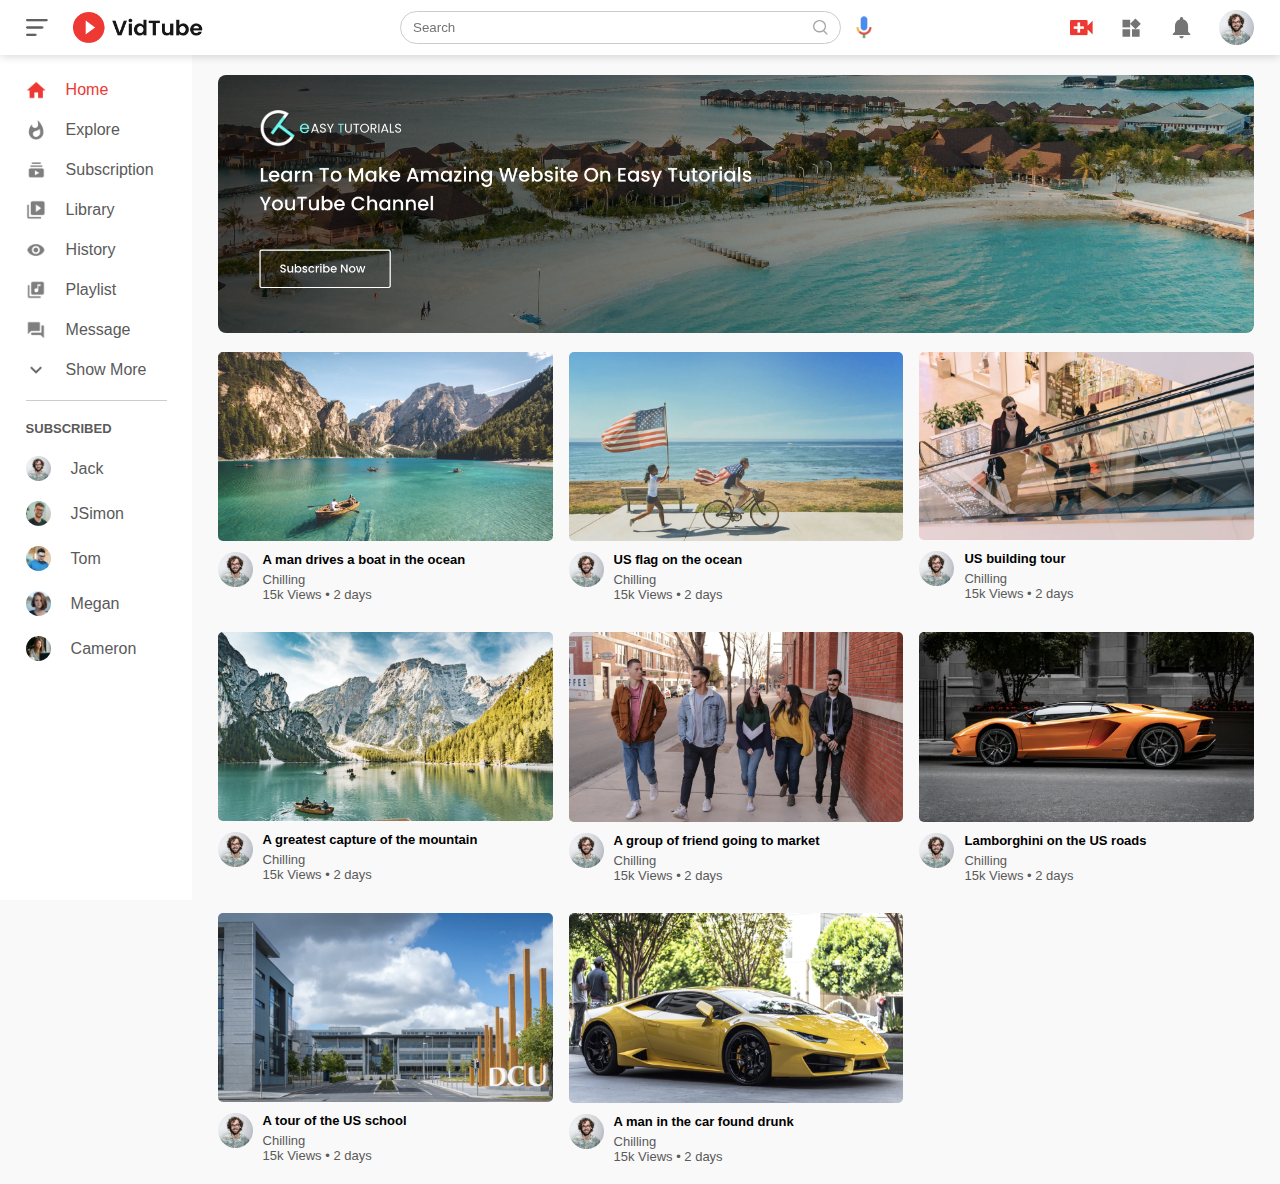
<file: index.html>
<!DOCTYPE html>
<html lang="en">
<head>
    <meta charset="UTF-8">
    <meta name="viewport" content="width=device-width, initial-scale=1.0">
    <title>YouTube</title>
    <link rel="stylesheet" href="styles.css">
</head>
<body>
    
    <nav class="flex-div">
        <div class="nav-left flex-div">
            <img src="images/menu.png" class="menu-icon">
            <img src="images/logo.png" class="logo">
        </div>
        <div class="nav-middle flex-div">
            <div class="search-box flex-div">
                <input type="text" placeholder="Search">
                <img src="images/search.png">
            </div>
            <img src="images/voice-search.png" class="mic-icon">
        </div>
        <div class="nav-right flex-div">
            <img src="images/upload.png">
            <img src="images/more.png">
            <img src="images/notification.png">
            <img src="images/Jack.png" class="user-icon">
        </div>
    </nav>
    <!--------sidebar--------->
    <div class="sidebar">
        <div class="shortcut-links">
            <a href=""><img src="images/home.png"><p>Home</p></a>
            <a href=""><img src="images/explore.png"><p>Explore</p></a>
            <a href=""><img src="images/subscriprion.png"><p>Subscription</p></a>
            <a href=""><img src="images/library.png"><p>Library</p></a>
            <a href=""><img src="images/history.png"><p>History</p></a>
            <a href=""><img src="images/playlist.png"><p>Playlist</p></a>
            <a href=""><img src="images/messages.png"><p>Message</p></a>
            <a href=""><img src="images/show-more.png"><p>Show More</p></a>
            <hr>
        </div>
        <div class="subscribed-list">
            <h3>SUBSCRIBED</h3>
            <a href=""><img src="images/Jack.png"><p>Jack</p></a>
            <a href=""><img src="images/simon.png"><p>JSimon</p></a>
            <a href=""><img src="images/tom.png"><p>Tom</p></a>
            <a href=""><img src="images/megan.png"><p>Megan</p></a>
            <a href=""><img src="images/cameron.png"><p>Cameron</p></a>
        </div>
    </div>
<!---------main--------->

    <div class="container">
        <div class="banner">
            <img src="images/banner.png">
        </div>
        <div class="list-container">
            <div class="vid-list">
                <a href="play-video.html"><img src="images/thumbnail1.png" class="thumbnail"></a>
                <div class="flex-div">
                    <img src="images/Jack.png">
                    <div class="vid-info">
                        <a href="play-video.html">A man drives a boat in the ocean</a>
                        <p>Chilling</p>
                        <p>15k Views &bull; 2 days</p>
                    </div>
                </div>
            </div>
            <div class="vid-list">
                <a href=""><img src="images/thumbnail2.png" class="thumbnail"></a>
                <div class="flex-div">
                    <img src="images/Jack.png">
                    <div class="vid-info">
                        <a href="">US flag on the ocean</a>
                        <p>Chilling</p>
                        <p>15k Views &bull; 2 days</p>
                    </div>
                </div>
            </div>
            <div class="vid-list">
                <a href=""><img src="images/thumbnail3.png" class="thumbnail"></a>
                <div class="flex-div">
                    <img src="images/Jack.png">
                    <div class="vid-info">
                        <a href="">US building tour</a>
                        <p>Chilling</p>
                        <p>15k Views &bull; 2 days</p>
                    </div>
                </div>
            </div>
            <div class="vid-list">
                <a href=""><img src="images/thumbnail4.png" class="thumbnail"></a>
                <div class="flex-div">
                    <img src="images/Jack.png">
                    <div class="vid-info">
                        <a href="">A greatest capture of the mountain</a>
                        <p>Chilling</p>
                        <p>15k Views &bull; 2 days</p>
                    </div>
                </div>
            </div>
            <div class="vid-list">
                <a href=""><img src="images/thumbnail5.png" class="thumbnail"></a>
                <div class="flex-div">
                    <img src="images/Jack.png">
                    <div class="vid-info">
                        <a href="">A group of friend going to market</a>
                        <p>Chilling</p>
                        <p>15k Views &bull; 2 days</p>
                    </div>
                </div>
            </div>
            <div class="vid-list">
                <a href=""><img src="images/thumbnail6.png" class="thumbnail"></a>
                <div class="flex-div">
                    <img src="images/Jack.png">
                    <div class="vid-info">
                        <a href="">Lamborghini on the US roads</a>
                        <p>Chilling</p>
                        <p>15k Views &bull; 2 days</p>
                    </div>
                </div>
            </div>
            <div class="vid-list">
                <a href=""><img src="images/thumbnail7.png" class="thumbnail"></a>
                <div class="flex-div">
                    <img src="images/Jack.png">
                    <div class="vid-info">
                        <a href="">A tour of the US school</a>
                        <p>Chilling</p>
                        <p>15k Views &bull; 2 days</p>
                    </div>
                </div>
            </div>
            <div class="vid-list">
                <a href=""><img src="images/thumbnail8.png" class="thumbnail"></a>
                <div class="flex-div">
                    <img src="images/Jack.png">
                    <div class="vid-info">
                        <a href="">A man in the car found drunk</a>
                        <p>Chilling</p>
                        <p>15k Views &bull; 2 days</p>
                    </div>
                </div>
            </div>
        </div>
    </div>

<script src="script.js"></script>
</body>
</html>
</file>
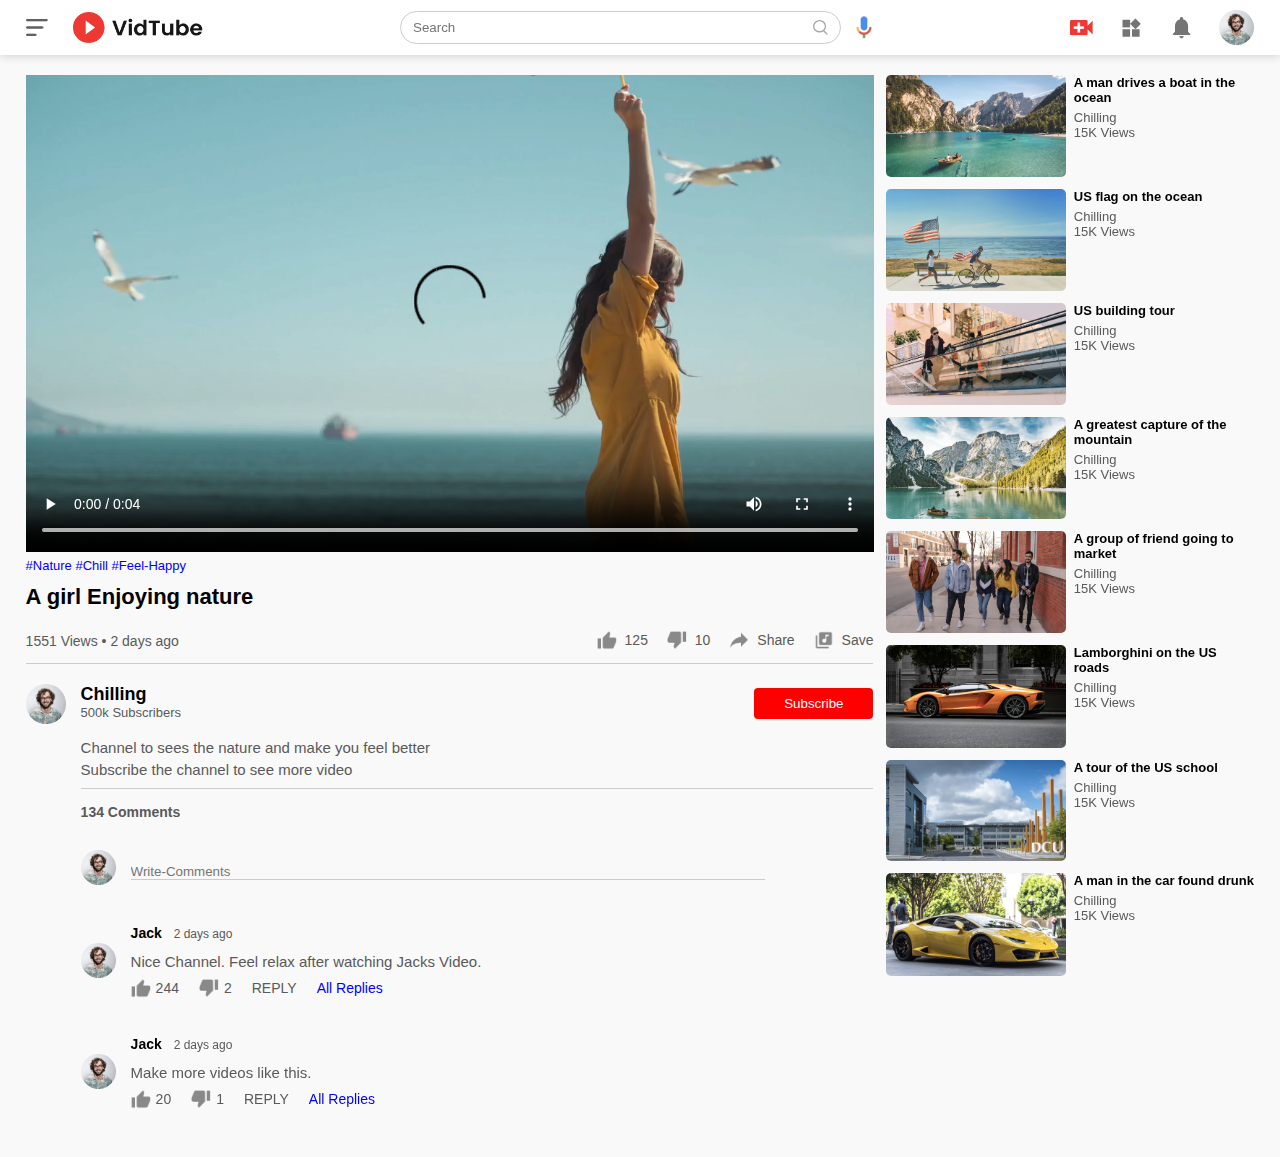
<file: play-video.html>
<!DOCTYPE html>
<html lang="en">
<head>
    <meta charset="UTF-8">
    <meta name="viewport" content="width=device-width, initial-scale=1.0">
    <title>Play Video</title>
    <link rel="stylesheet" href="styles.css">
</head>
<body>
    
    <nav class="flex-div">
        <div class="nav-left flex-div">
            <img src="images/menu.png" class="menu-icon">
            <img src="images/logo.png" class="logo">
        </div>
        <div class="nav-middle flex-div">
            <div class="search-box flex-div">
                <input type="text" placeholder="Search">
                <img src="images/search.png">
            </div>
            <img src="images/voice-search.png" class="mic-icon">
        </div>
        <div class="nav-right flex-div">
            <img src="images/upload.png">
            <img src="images/more.png">
            <img src="images/notification.png">
            <img src="images/Jack.png" class="user-icon">
        </div>
    </nav>
    
    <div class="container play-container">
        <div class="row">
            <div class="play-video">
                <video controls autoplay>
                    <source src="images/video.mp4" type="video/mp4">
                </video>
                <div class="tags">
                    <a href="">#Nature </a><a href="">#Chill </a><a href="">#Feel-Happy </a>
                </div>

                <h3>A girl Enjoying nature</h3>
                <div class="play-video-info">
                    <p>1551 Views &bull; 2 days ago</p>
                    <div>
                        <a href=""><img src="images/like.png">125</a>
                        <a href=""><img src="images/dislike.png">10</a>
                        <a href=""><img src="images/share.png">Share</a>
                        <a href=""><img src="images/save.png">Save</a>
                    </div>

                </div>
                <hr>

                <div class="publisher">
                    <img src="images/Jack.png">
                    <div>

                        <p>Chilling</p>
                        <span>500k Subscribers</span>
                    </div>

                    <button type="button">Subscribe</button>
                </div>

                <div class="vid-description">
                    <p>Channel  to sees the nature and make you feel better</p>
                    <p>Subscribe the channel to see more video</p>
                    <hr>
                    <h4>134 Comments</h4>
                    <div class="add-comment">
                        <img src="images/Jack.png">
                        <input type="text" placeholder="Write-Comments">
                    </div>
                    
                    <div class="old-comment">
                        <img src="images/Jack.png">
                        <div>
                            <h3>Jack <span>2 days ago</span></h3>
                            <p>Nice Channel. Feel relax after watching Jacks Video.</p>
                            <div class="comment-action">
                                <img src="images/like.png">
                                <span>244</span>
                                <img src="images/dislike.png">
                                <span>2</span>
                                <span>REPLY</span>
                                <a href="">All Replies</a>
                            </div>
                        </div>
                    </div>

                    <div class="old-comment">
                        <img src="images/Jack.png">
                        <div>
                            <h3>Jack <span>2 days ago</span></h3>
                            <p>Make more videos like this.</p>
                            <div class="comment-action">
                                <img src="images/like.png">
                                <span>20</span>
                                <img src="images/dislike.png">
                                <span>1</span>
                                <span>REPLY</span>
                                <a href="">All Replies</a>
                            </div>
                        </div>
                    </div>
                    

                </div>

            </div>
            
            <div class="right-sidebar">
                <div class="side-video-list">
                    <a href="" class="small-thumbnail"><img src="images/thumbnail1.png"></a>
                    <div class="vid-info">
                        <a href="">A man drives a boat in the ocean</a>
                        <p>Chilling</p>
                        <p>15K Views </p>
                    </div>
                </div>
                <div class="side-video-list">
                    <a href="" class="small-thumbnail"><img src="images/thumbnail2.png"></a>
                    <div class="vid-info">
                        <a href="">US flag on the ocean</a>
                        <p>Chilling</p>
                        <p>15K Views </p>
                    </div>
                </div>
                <div class="side-video-list">
                    <a href="" class="small-thumbnail"><img src="images/thumbnail3.png"></a>
                    <div class="vid-info">
                        <a href="">US building tour</a>
                        <p>Chilling</p>
                        <p>15K Views </p>
                    </div>
                </div>
                <div class="side-video-list">
                    <a href="" class="small-thumbnail"><img src="images/thumbnail4.png"></a>
                    <div class="vid-info">
                        <a href="">A greatest capture of the mountain</a>
                        <p>Chilling</p>
                        <p>15K Views </p>
                    </div>
                </div>
                <div class="side-video-list">
                    <a href="" class="small-thumbnail"><img src="images/thumbnail5.png"></a>
                    <div class="vid-info">
                        <a href="">A group of friend going to market</a>
                        <p>Chilling</p>
                        <p>15K Views </p>
                    </div>
                </div>
                <div class="side-video-list">
                    <a href="" class="small-thumbnail"><img src="images/thumbnail6.png"></a>
                    <div class="vid-info">
                        <a href="">Lamborghini on the US roads</a>
                        <p>Chilling</p>
                        <p>15K Views </p>
                    </div>
                </div>
                <div class="side-video-list">
                    <a href="" class="small-thumbnail"><img src="images/thumbnail7.png"></a>
                    <div class="vid-info">
                        <a href="">A tour of the US school</a>
                        <p>Chilling</p>
                        <p>15K Views </p>
                    </div>
                </div>
                <div class="side-video-list">
                    <a href="" class="small-thumbnail"><img src="images/thumbnail8.png"></a>
                    <div class="vid-info">
                        <a href="">A man in the car found drunk</a>
                        <p>Chilling</p>
                        <p>15K Views </p>
                    </div>
                </div>
            </div>
        </div>
    </div>
    
</body>
</html>
</file>
<file: styles.css>
* {
    margin: 0%;
    padding: 0%;
    font-family: Arial, Helvetica, sans-serif;
    box-sizing: border-box;
}
a {
    text-decoration: none;
    color: #5a5a5a;
}
img {
    cursor: pointer;
}
.flex-div {
    display: flex;
    align-items: center;
}
nav {
    padding: 10px 2%;
    justify-content: space-between;
    box-shadow: 0 0 10px rgba(0, 0, 0, 0.2);
    background: #fff;
    position: sticky;
    top: 0;
    z-index: 10;
}
.nav-right img {
    width: 25px;
    margin-right: 25px;
}
.nav-right .user-icon {
    width: 35px;
    border-radius: 50%;
    margin-right: 0;
}
.nav-left .menu-icon {
    width: 22px;
    margin-right: 25px;
}
.nav-left .logo {
    width: 130px;
}
.nav-middle .mic-icon {
    width: 16px;;
}
.nav-middle .search-box {
    border: 1px solid #ccc;
    margin-right: 15px;
    padding: 8px 12px;
    border-radius: 25px;
}
.nav-middle .search-box input {
    width: 400px;
    border: 0;
    outline: 0;
    background: transparent;
}
.nav-middle .search-box img {
    width: 15px;
}
/*<!-----side-bar----->*/
.sidebar {
    background: #fff;
    width: 15%;
    height: 100vh;
    position: fixed;
    top: 0;
    padding-left: 2%;
    padding-top: 80px;
}
.shortcut-links a img {
    width: 20px;
    margin-right: 20px;
}
.shortcut-links a {
    display: flex;
    align-items: center;
    margin-bottom: 20px;
    width: fit-content;
    flex-wrap: wrap;
}
.shortcut-links a:first-child {
    color: #ed3833;
}
.sidebar hr {
    border: 0;
    height: 1px;
    background: #ccc;
    width: 85%;
}
.subscribed-list h3 {
    font-size: 13px;
    margin: 20px 0px;
    color: #5a5a5a;
}
.subscribed-list a {
    display: flex;
    align-items: center;
    margin-bottom: 20px;
    width: fit-content;
    flex-wrap: wrap;
}
.subscribed-list a img {
    width: 25px;
    border-radius: 50%;
    margin-right: 20px;
}
.small-sidebar {
    width: 5%;
}
.small-sidebar a p {
    display: none;
}
.small-sidebar h3 {
    display: none;
}
.small-sidebar hr {
    width: 50%;
    margin-bottom: 25px;
}
/*--------main---------*/
.container {
    background: #f9f9f9;
    padding-left: 17%;
    padding-right: 2%;
    padding-top: 20px;
    padding-bottom: 20px;
}
.large-container {
    padding-left: 7%;
}
.banner {
    width: 100%;
}
.banner img {
    width: 100%;
    border-radius: 8px;
}
.list-container {
    display: grid;
    grid-template-columns: repeat(auto-fit, minmax(250px, 1fr));
    grid-column-gap: 16px;
    grid-row-gap: 30px;
    margin-top: 15px;
}
.vid-list .thumbnail {
    width: 100%;
    border-radius: 5px;
}
.vid-list .flex-div {
    align-items: flex-start;
    margin-top: 7px;
}
.vid-list .flex-div img {
    width: 35px;
    margin-right: 10px;
    border-radius: 50%;
}
.vid-info {
    color: #5a5a5a;
    font-size: 13px;
}
.vid-info a {
    color: #000;
    font-weight: 600;
    display: block;
    margin-bottom: 5px;
}

@media (max-width: 900px) {
    .menu-icon {
        display: none;
    }
    .sidebar {
        display: none;
    }
    .container .large-container {
        padding-left: 5%;
        padding-right: 5%;
    }
    .nav-right img {
        display: none;
    }
    .nav-right.user-icon {
        display: block;
        width: 30px;
    }
    .nav-middle .search-box input {
        width: 100px;
    }
    .nav-middle .mic-icon {
        display: none;
    }
    .logo {
        width: 90px;
    }
}

/*---------play_video_page--------------*/

.play-container {
    padding-left: 2%;
}
.row {
    display: flex;
    justify-content: space-between;
    flex-wrap: wrap;
}
.play-video {
    flex-basis: 69%;
}
.right-sidebar {
    flex-basis: 30%;
}
.play-video video {
    width: 100%;
}
.side-video-list {
    display: flex;
    justify-content: space-between;
    margin-bottom: 8px;
}
.side-video-list img {
    width: 100%;
    border-radius: 5px;
}
.side-video-list .small-thumbnail {
    flex-basis: 49%;
}
.side-video-list .vid-info {
    flex-basis: 49%;
}
.play-video .tags a {
    color: #0000ff;
    font-size: 13px;
}
.play-video h3 {
    font-weight: 600;
    font-size: 22px;
    padding-top: 10px;
    padding-bottom: 10px;
}
.play-video .play-video-info {
    display: flex;
    align-items: center;
    justify-content: space-between;
    flex-wrap: wrap;
    margin-top: 10px;
    font-size: 14px;
    color: #5a5a5a;
}
.play-video .play-video-info a img {
    width: 20px;
    margin-right: 8px;
}
.play-video .play-video-info a {
    display: inline-flex;
    align-items: center;
    margin-left: 15px;
}
.play-video hr {
    border: 0;
    height: 1px;
    background: #ccc;
    margin: 10px 0;
}
.publisher {
    display: flex;
    align-items: center;
    margin-top: 20px;
}
.publisher div {
    flex: 1;
    line-height: 18px;
}
.publisher img {
    width: 40px;
    border-radius: 50%;
    margin-right: 15px;
}
.publisher div p {
    color: #000;
    font-weight: 600;
    font-size: 18px;
}
.publisher div span {
    font-size: 13px;
    color: #5a5a5a;
}
.publisher button {
    background: red;
    color: #fff;
    padding: 8px 30px;
    border: 0;
    outline: 0;
    border-radius: 4px;
    cursor: pointer;
}
.vid-description {
    padding-left: 55px;
    margin: 15px 0;
}
.vid-description p {
    font-size: 15px;
    margin-bottom: 5px;
    color: #5a5a5a;
}
.vid-description h4 {
    font-size: 14px;
    color: #5a5a5a;
    margin-top: 15px;
}
.add-comment {
    display: flex;
    align-items: center;
    margin: 30px 0;
}
.add-comment img {
    width: 35px;
    border-radius: 50%;
    margin-right: 15px;
}
.add-comment input {
    border: 0;
    outline: 0;
    border-bottom: 1px solid #ccc;
    width: 80%;
    padding-top: 10px;
    background: transparent;
}
.old-comment {
    display: flex;
    align-items: center;
    margin: 20px 0;
}
.old-comment img {
    width: 35px;
    border-radius: 50%;
    margin-right: 15px;
}
.old-comment h3 {
    font-size: 14px;
    margin-bottom: 2px;
}
.old-comment h3 span {
    font-size: 12px;
    color: #5a5a5a;
    font-weight: 500;
    margin-left: 8px;
}
.old-comment .comment-action {
    display: flex;
    align-items: center;
    margin: 8px 0;
    font-size: 14px;
}
.old-comment .comment-action img {
    border-radius: 0;
    width: 20px;
    margin-right: 5px;
}
.old-comment .comment-action span {
    margin-right: 20px;
    color: #5a5a5a;
}
.old-comment .comment-action a {
    color: #0000ff;
}

@media (max-width:900px) {
    .play-video {
        flex-basis: 100%;
    }
    .right-sidebar {
        flex-basis: 100%;
    }
    .play-container {
        padding-left: 5%;
    }
    .vid-description {
        padding-left: 0;
    }
    .play-video .play-video-info a {
        margin-left: 0;
        margin-right: 15px;
        margin-top: 15px;
    }
}
</file>
